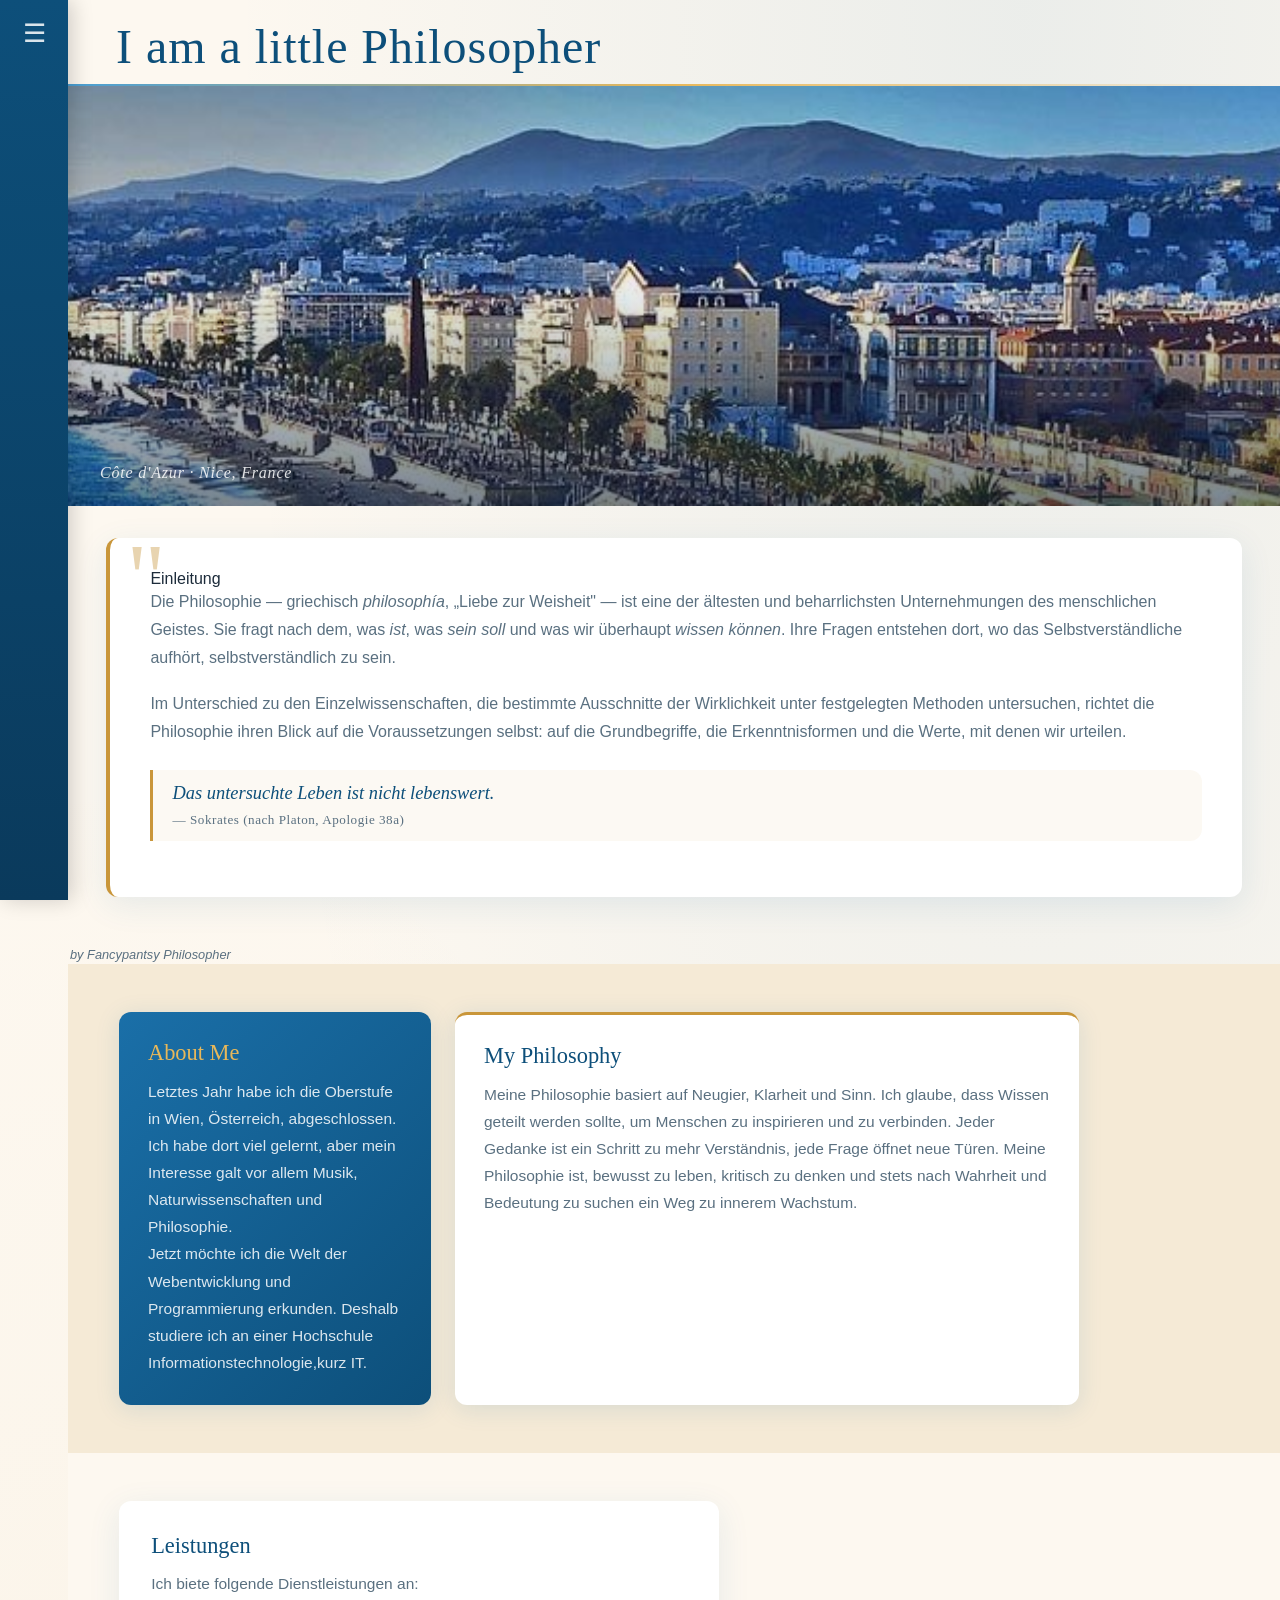
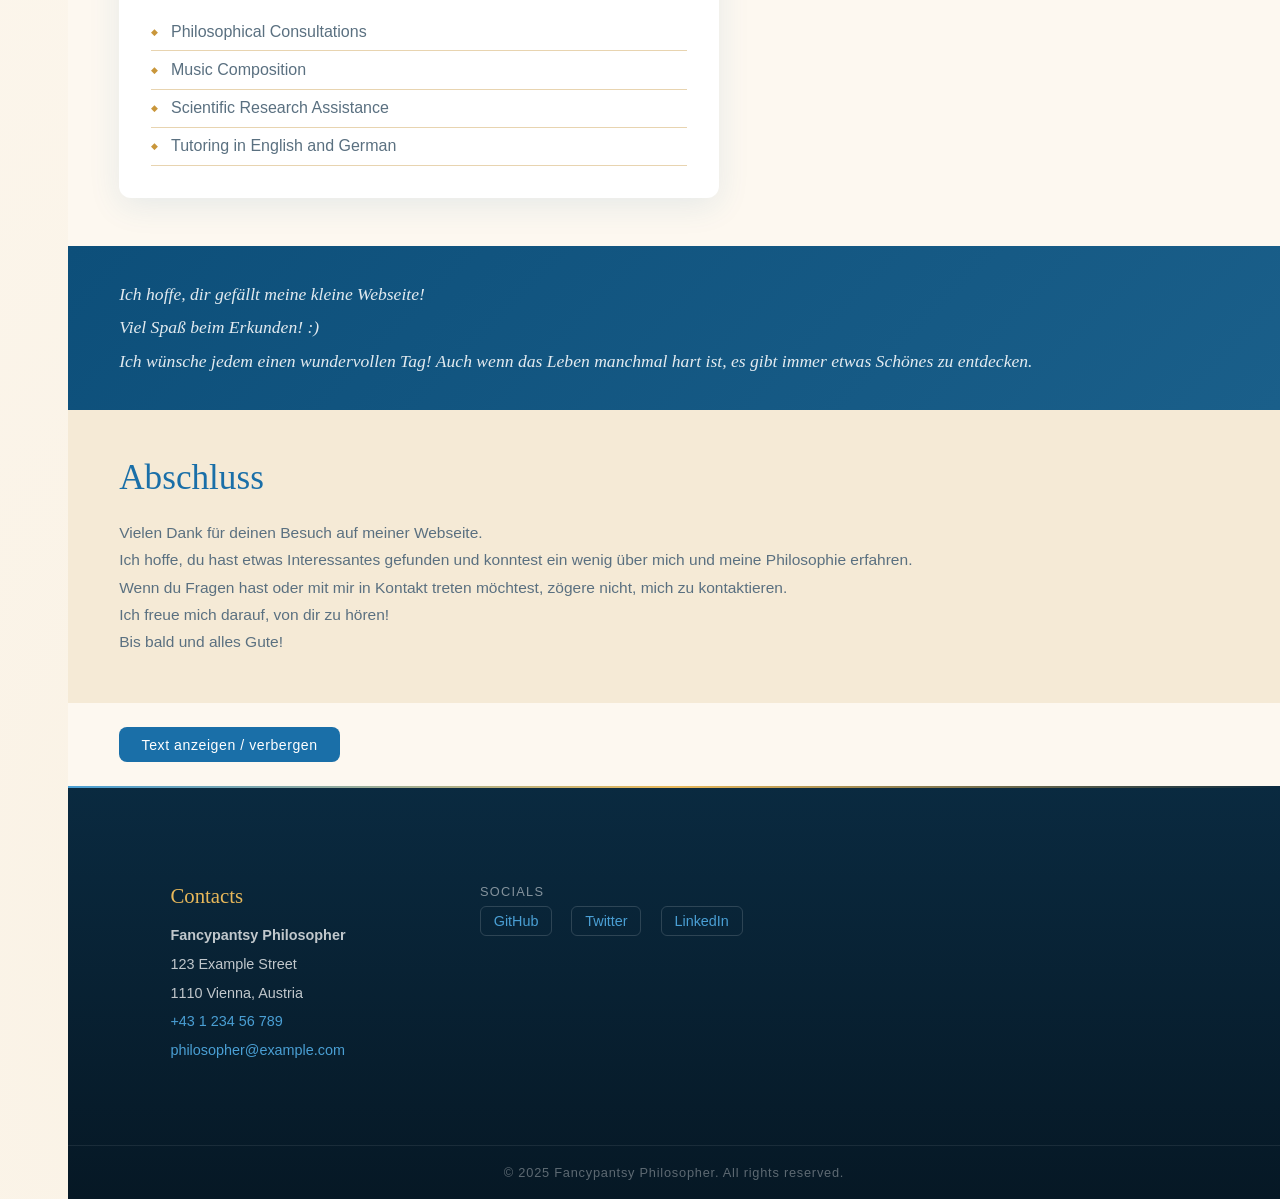
<file: index.html>
<!DOCTYPE html>
<html lang="de">
    
    <head>
        <meta charset="UTF-8">
        <meta name="viewport" content="width=device-width, initial-scale=1.0">
        <link rel="stylesheet" type="text/css" href="stylesheet.css">
        <title>
            My little Canvas · Fancypantsy Philosopher
        </title>
    </head>
    <body>
        <!-- ── Sidebar ─────────────────────────────────────────────── -->
        <div class="sidebar" id="sidebar">
            <div class="toggle-btn" id="toggleBtn">☰</div>
            <div class="nav-links">
            <a href="#home">Startseite</a>
            <a href="#about">Über uns</a>
            <a href="#services">Leistungen</a>
            <a href="philosophie.html">🏛️ Mehr Philosophie</a>
            <a href="vektorrechner.html">🔢 Vektorrechner</a>
            <a href="Astrobilder.html">🔭 Astronomie Bilder</a>
            <a href="#contact">Kontakt</a>
            </div>
        </div>

        <!-- ── Hero ────────────────────────────────────────────────── -->
        <section id="home">
            <h1>I am a little Philosopher</h1>
            <hr>
            <div class="hero-img-wrap">
                <img src="Cotedazur_Panorama.jpg" alt="A beautiful view of the Cote d'Azur" style="width: 100%; height: 100%;">
                <div class="hero-img-overlay"></div>
                <span class="hero-caption">Côte d'Azur · Nice, France</span>
            </div>
                <section id="Einleitung">
                Einleitung</h2>
                <p>
                    Die Philosophie — griechisch <em>philosophía</em>, „Liebe zur Weisheit" — ist eine der ältesten und
                    beharrlichsten Unternehmungen des menschlichen Geistes. Sie fragt nach dem, was <em>ist</em>,
                    was <em>sein soll</em> und was wir überhaupt <em>wissen können</em>. Ihre Fragen entstehen dort,
                    wo das Selbstverständliche aufhört, selbstverständlich zu sein.
                </p>
                <br/>
                <p>
                    Im Unterschied zu den Einzelwissenschaften, die bestimmte Ausschnitte der Wirklichkeit unter
                    festgelegten Methoden untersuchen, richtet die Philosophie ihren Blick auf die Voraussetzungen
                    selbst: auf die Grundbegriffe, die Erkenntnisformen und die Werte, mit denen wir urteilen.
                </p>
                <div class="zitat-block" style="margin-top:1.5rem;">
                    Das untersuchte Leben ist nicht lebenswert.
                    <cite>— Sokrates (nach Platon, Apologie 38a)</cite>
                </div>
                </section>

                <table>
                    <caption class="wide-caption">by Fancypantsy Philosopher</caption>
                </table>
        </section>

        <!-- ── About ───────────────────────────────────────────────── -->
        <section id="about">
             <div class="container">
                <div class="grid-item-sidebar">
                    <h3>About Me</h3>
                    <p> 
                        Letztes Jahr habe ich die Oberstufe in Wien, Österreich, abgeschlossen. <br>
                        Ich habe dort viel gelernt, aber mein Interesse galt vor allem Musik, Naturwissenschaften und Philosophie. <br>
                        Jetzt möchte ich die Welt der Webentwicklung und Programmierung erkunden. Deshalb studiere ich an einer Hochschule Informationstechnologie,kurz IT.
                    </p>
                </div>
                <div class="grid-item-main">
                    <h3>My Philosophy</h3>
                    <p> 
                        Meine Philosophie basiert auf Neugier, Klarheit und Sinn. Ich glaube, dass Wissen geteilt werden sollte,
                        um Menschen zu inspirieren und zu verbinden. Jeder Gedanke ist ein Schritt zu mehr Verständnis, jede Frage öffnet neue Türen. 
                        Meine Philosophie ist, bewusst zu leben, kritisch zu denken und stets nach Wahrheit und Bedeutung zu suchen ein Weg zu innerem Wachstum.
                    </p>
                </div>
            </div>
        </section>
        
        <!-- ── Services ────────────────────────────────────────────── -->
        <section id="services">
            <div class="grid-item-bottom">
                <h3>Leistungen</h3>
                <p style="margin-bottom:.3rem;">Ich biete folgende Dienstleistungen an:</p>
                <ul>
                    <li>Philosophical Consultations</li>
                    <li>Music Composition</li>
                    <li>Scientific Research Assistance</li>
                    <li>Tutoring in English and German</li>
                </ul>
            </div>
        </section>
        
        <!-- ── Comment ─────────────────────────────────────────────── -->
        <div class="comment">
            Ich hoffe, dir gefällt meine kleine Webseite! <br>
            Viel Spaß beim Erkunden! :) <br>
            Ich wünsche jedem einen wundervollen Tag! Auch wenn das Leben manchmal hart ist, es gibt immer etwas Schönes zu entdecken. <br>
        </div>
        
        <!-- ── Abschluss ────────────────────────────────────────────── -->
        <section style="background:var(--sand);">
            <h2>Abschluss</h2>
            <p>
                Vielen Dank für deinen Besuch auf meiner Webseite. <br>
                Ich hoffe, du hast etwas Interessantes gefunden und konntest ein wenig über mich und meine Philosophie erfahren. <br>
                Wenn du Fragen hast oder mit mir in Kontakt treten möchtest, zögere nicht, mich zu kontaktieren. <br>
                Ich freue mich darauf, von dir zu hören! <br>
                Bis bald und alles Gute! <br>
            </p>
        </section>

        <!-- ── Button ──────────────────────────────────────────────── -->
        <div class="secret-section">
            <div id="mehrText">
                Wow, du hast den Button gefunden ^-^<br>
                Gratulation!! :)<br>
                Ich experimentiere hier nur ein wenig mit Web Development, also bitte nichts ernst nehmen&nbsp;✨
            </div>
            <button class="toggle-text-btn" onclick="toggleText()">Text anzeigen / verbergen</button>
        </div>
        
        <!-- ── Footer ──────────────────────────────────────────────── -->
        <footer id="site-footer">
            <hr>
            <div class="footer-inner">
                <section class="contact" aria-labelledby="contact-heading" id ="contact">
                    <h3>Contacts</h3>
                    <address>
                        <strong>Fancypantsy Philosopher</strong><br>
                        123 Example Street<br>
                        1110 Vienna, Austria<br>
                        <a href="tel:+43123456789">+43 1 234 56 789</a><br>
                        <a href="mailto:philosopher@example.com">philosopher@example.com</a>
                    </address>
                </section>

                <!-- Social Media Links -->
                <section class="social" aria-label="Social links" id="social">
                    <h4>Socials</h4>
                    <ul class="social-list">
                        <li><a href="https://github.com/MAU250717" rel="noopener noreferrer">GitHub</a></li>
                        <li><a href="#" rel="noopener noreferrer">Twitter</a></li>
                        <li><a href="#" rel="noopener noreferrer">LinkedIn</a></li>
                    </ul>
                </section>
            </div>

            <small>&copy; 2025 Fancypantsy Philosopher. All rights reserved.</small>
        </footer>
    
    <script src="firstscript.js"></script>
    </body>
</html>
</file>
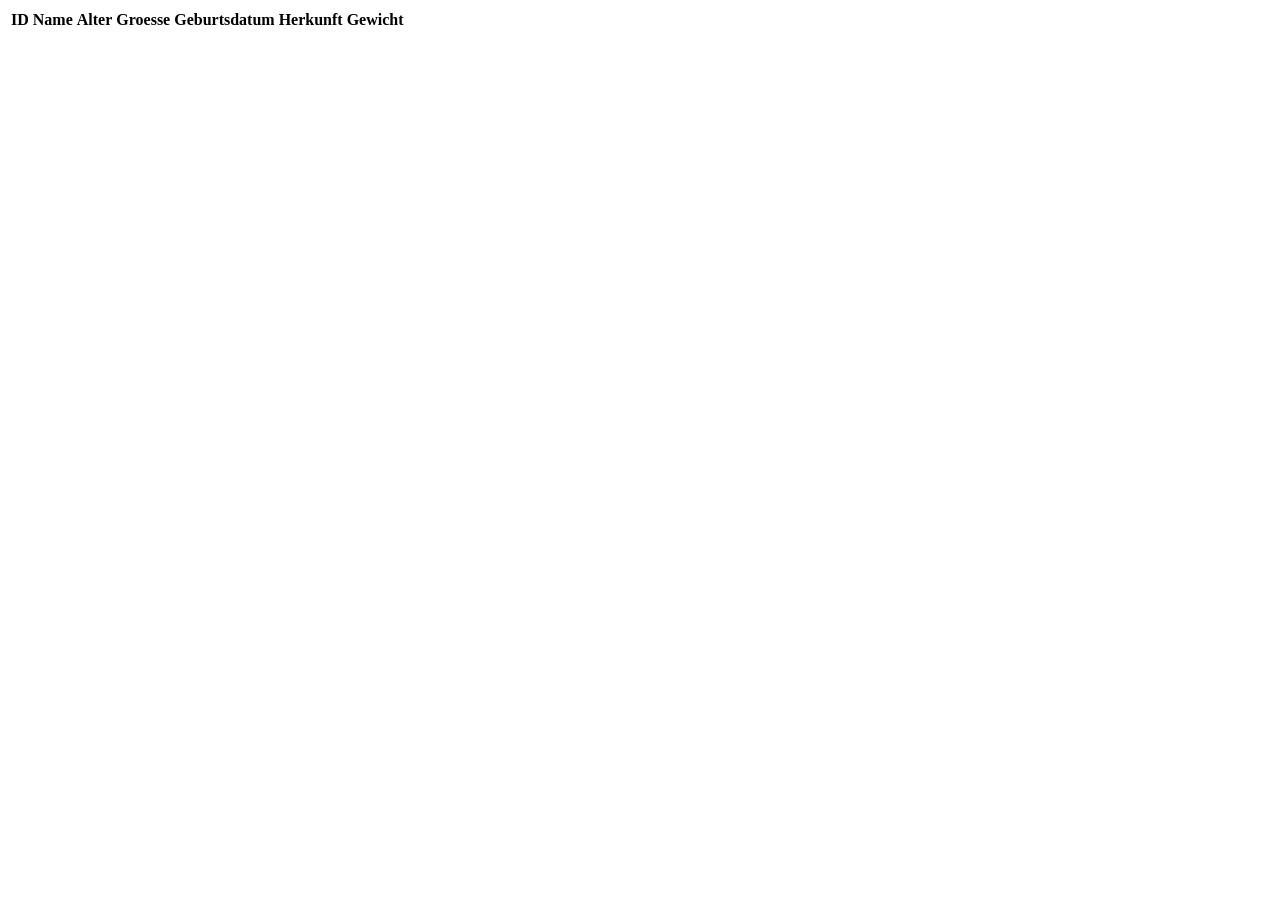
<file: Homework/HÜ_09.04.26/index.html>
<!DOCTYPE html>
<html lang="en">

<head>
    <meta charset="UTF-8">
    <meta name="viewport"
          content="width=device-width, initial-scale=1.0">
    <title>JS Browser</title>
    <script type="module"
            src="script.js"></script>
    <link rel="stylesheet"
          href="style.css">
</head>

<body>
    <table>
        <thead>
            <tr>
                <th id="thid">ID</th>
                <th id="thname">Name</th>
                <th id="thage">Alter</th>
                <th id="thsize">Groesse</th>
                <th id="thbirth">Geburtsdatum</th>
                <th id="thorigin">Herkunft</th>
                <th id="thweight">Gewicht</th>
            </tr>
        </thead>
        <tbody id="tbody"></tbody>
    </table>
</body>

</html>
</file>
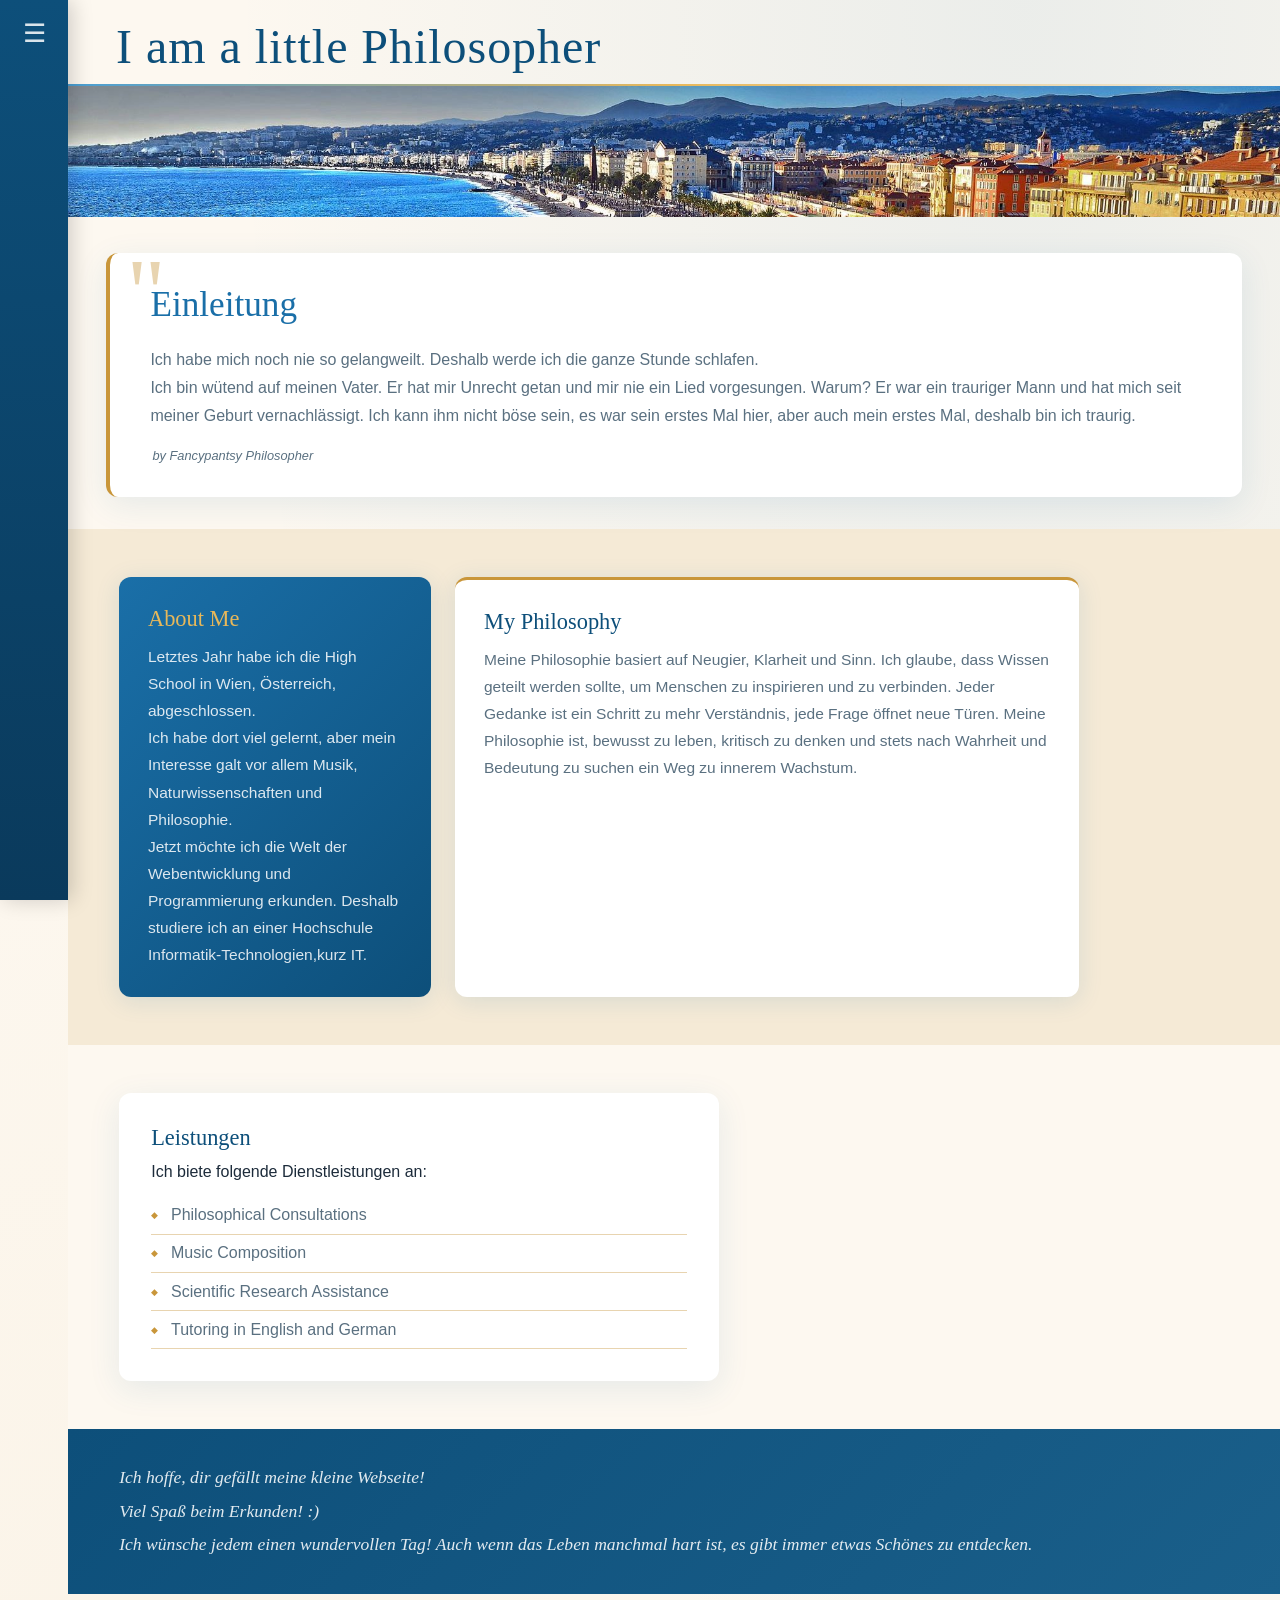
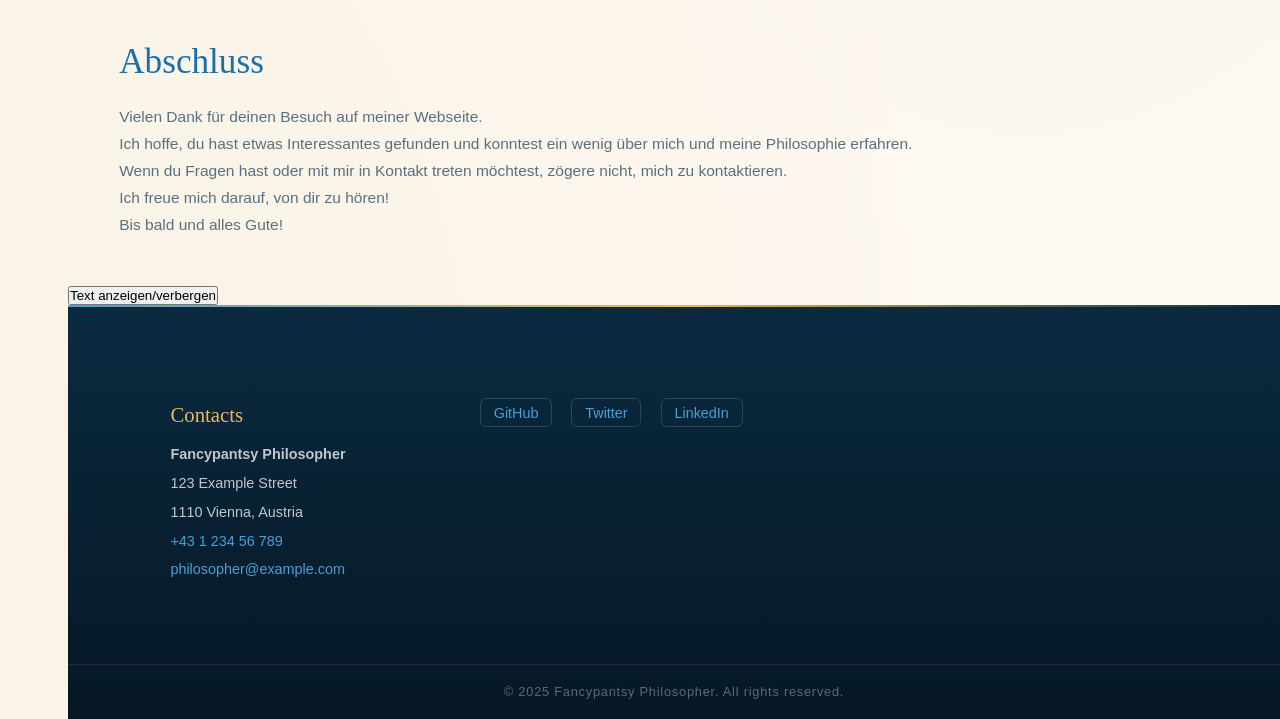
<file: HTML_Code_09.10.2025.html>
<!DOCTYPE html>
<html lang="de">
    
    <head>
          <link rel="stylesheet" type="text/css" href="stylesheet.css">
        <title>
            My little Canvas
        </title>
    </head>
    <body>
        <div class="sidebar" id="sidebar">
        <div class="toggle-btn" id="toggleBtn">☰</div>
        <div class="nav-links">
            <a href="#home">Startseite</a>
            <a href="#about">Über uns</a>
            <a href="#services">Leistungen</a>
            <a href="#contact">Kontakt</a>
        </div>
        </div>

        <section id="home">
        <h1>I am a little Philosopher</h1>
        <hr>
        <img src="Cotedazur_Panorama.jpg" alt="A beautiful view of the Cote d'Azur" style="width: 100%; height: 100%;">
        <section id="Einleitung">
            <h2>Einleitung</h2>
            <p>
               
                Ich habe mich noch nie so gelangweilt. Deshalb werde ich die ganze Stunde schlafen.<br>
                Ich bin wütend auf meinen Vater. 
                Er hat mir Unrecht getan und mir nie ein Lied vorgesungen. Warum? 
                Er war ein trauriger Mann und hat mich seit meiner Geburt vernachlässigt.
                Ich kann ihm nicht böse sein, es war sein erstes Mal hier, 
                aber auch mein erstes Mal, deshalb bin ich traurig.
            </p>
            <table>
                <caption class="wide-caption">by Fancypantsy Philosopher</caption>
            </table>
        </section>
        </section>
        <section id="about">
             <div class="container">
                <div class="grid-item-sidebar">
                    <h3>About Me</h3>
                    <p> Letztes Jahr habe ich die High School in Wien, Österreich, abgeschlossen. <br>
                        Ich habe dort viel gelernt, aber mein Interesse galt vor allem Musik, Naturwissenschaften und Philosophie. <br>
                        Jetzt möchte ich die Welt der Webentwicklung und Programmierung erkunden. Deshalb studiere ich an einer Hochschule Informatik-Technologien,kurz IT.
                    </p>
                </div>
                <div class="grid-item-main">
                    <h3>My Philosophy</h3>
                    <p> Meine Philosophie basiert auf Neugier, Klarheit und Sinn. Ich glaube, dass Wissen geteilt werden sollte,
                        um Menschen zu inspirieren und zu verbinden. Jeder Gedanke ist ein Schritt zu mehr Verständnis, jede Frage öffnet neue Türen. 
                        Meine Philosophie ist, bewusst zu leben, kritisch zu denken und stets nach Wahrheit und Bedeutung zu suchen ein Weg zu innerem Wachstum.
                    </p>
                </div>
            </div>
        </section>
        
        <section id="services">
            <div class="grid-item-bottom">
                <h3>Leistungen</h3>
                Ich biete folgende Dienstleistungen an:
                <ul>
                    <li>Philosophical Consultations</li>
                    <li>Music Composition</li>
                    <li>Scientific Research Assistance</li>
                    <li>Tutoring in English and German</li>
                </ul>
            </div>
        </section>
        
        <div class="comment">
        Ich hoffe, dir gefällt meine kleine Webseite! <br>
        Viel Spaß beim Erkunden! :) <br>
        Ich wünsche jedem einen wundervollen Tag! Auch wenn das Leben manchmal hart ist, es gibt immer etwas Schönes zu entdecken. <br>
        </div>
        
        <section>
            <h2>Abschluss</h2>
            <p>
                Vielen Dank für deinen Besuch auf meiner Webseite. <br>
                Ich hoffe, du hast etwas Interessantes gefunden und konntest ein wenig über mich und meine Philosophie erfahren. <br>
                Wenn du Fragen hast oder mit mir in Kontakt treten möchtest, zögere nicht, mich zu kontaktieren. <br>
                Ich freue mich darauf, von dir zu hören! <br>
                Bis bald und alles Gute! <br>
            </p>
        </section>

        <script src="firstscript.js"></script>
        <p>
            <div id="mehrText" class="hidden"> Wow, du hast den Button gefunden ^-^ <br>
                Gratulation!! :) <br>
             Ich experimentiere hier nur einwenig mit Webside Development, also bitte nichts ernst nehmen </div>
            <button onclick="toggleText()">Text anzeigen/verbergen</button>


        

        <footer id="site-footer">
            <hr>
            <div class="footer-inner">
                <section class="contact" aria-labelledby="contact" id ="contact">
                    <h3>Contacts</h3>
                    <address>
                        <strong>Fancypantsy Philosopher</strong><br>
                        123 Example Street<br>
                        1110 Vienna, Austria<br>
                        <a href="tel:+43123456789">+43 1 234 56 789</a><br>
                        <a href="mailto:philosopher@example.com">philosopher@example.com</a>
                    </address>
                </section>

                <section class="social" aria-label="Social links" id="social">
                    <h4 class="visually-hidden">Social</h4>
                    <ul class="social-list">
                        <li><a href="https://github.com/MAU250717" rel="noopener noreferrer">GitHub</a></li>
                        <li><a href="#" rel="noopener noreferrer">Twitter</a></li>
                        <li><a href="#" rel="noopener noreferrer">LinkedIn</a></li>
                    </ul>
                </section>
            </div>

            <small>&copy; 2025 Fancypantsy Philosopher. All rights reserved.</small>
        </footer>
    </body>
</html>
</file>
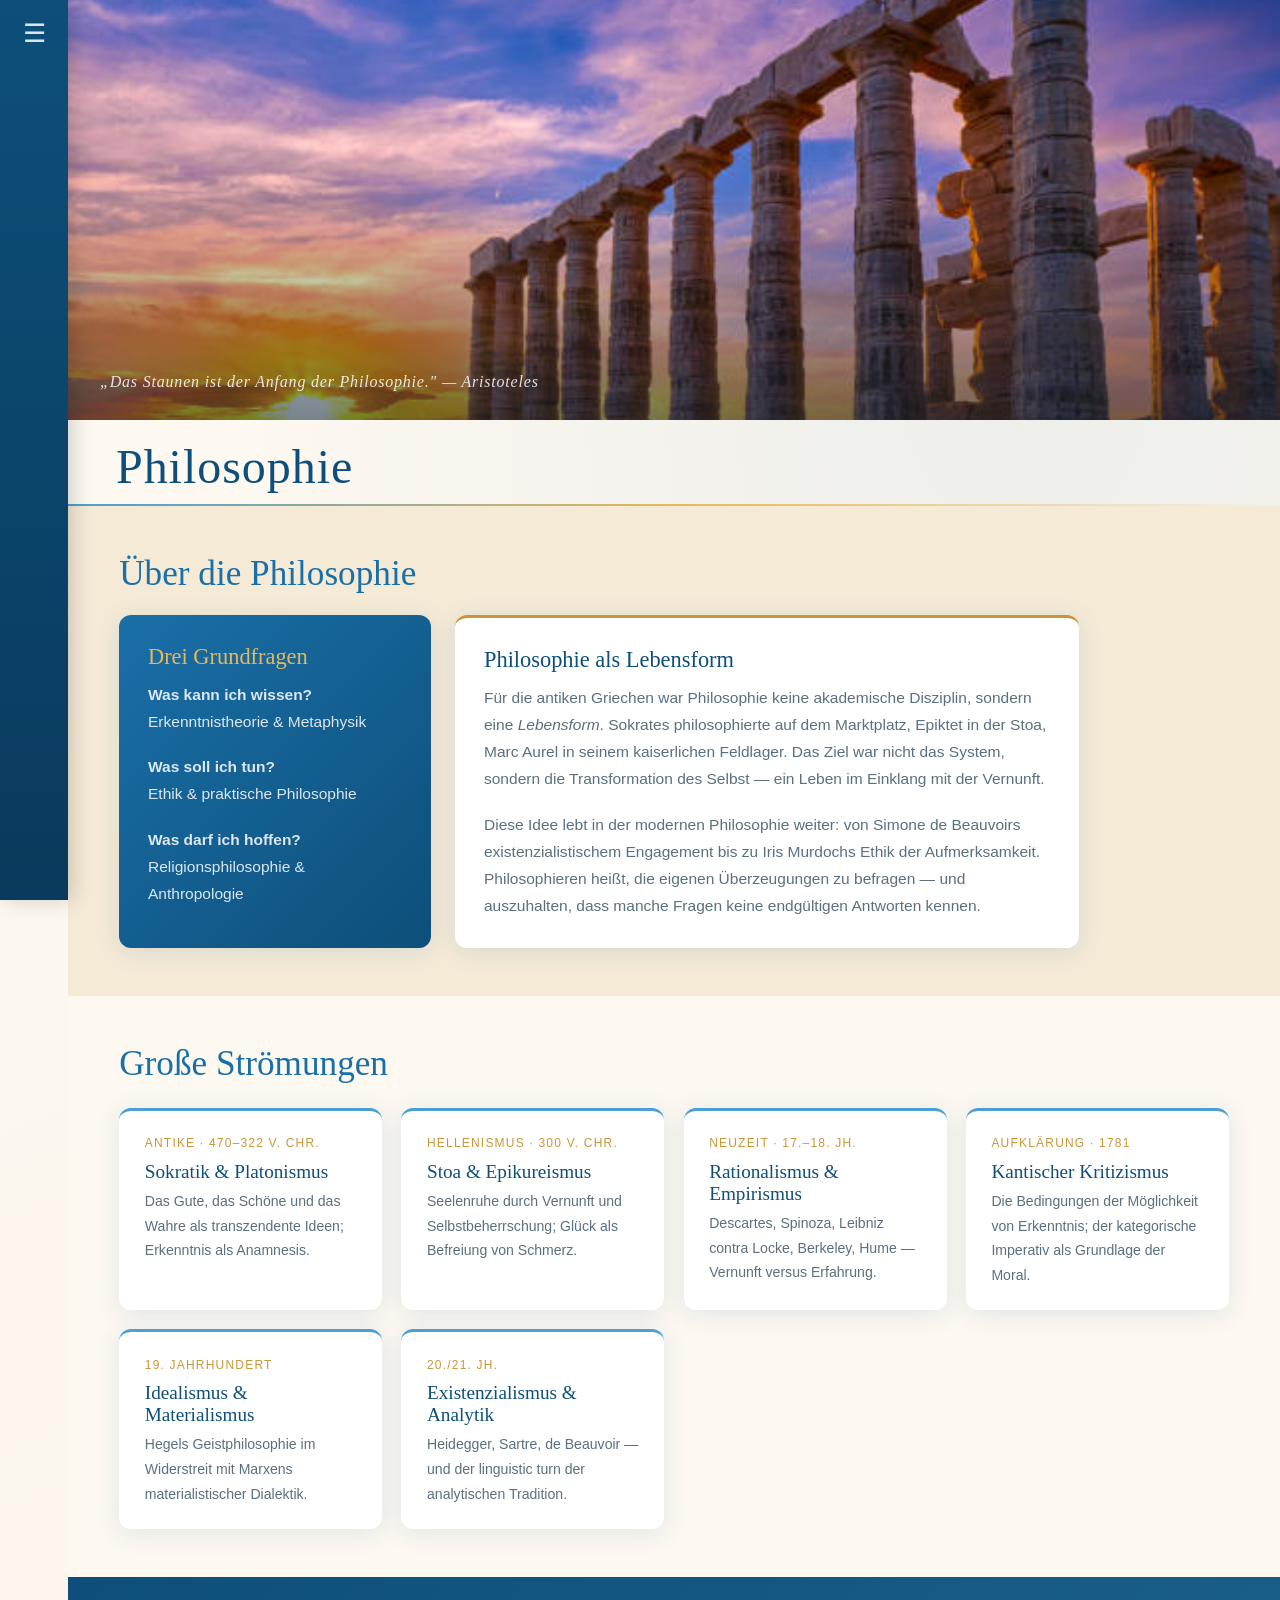
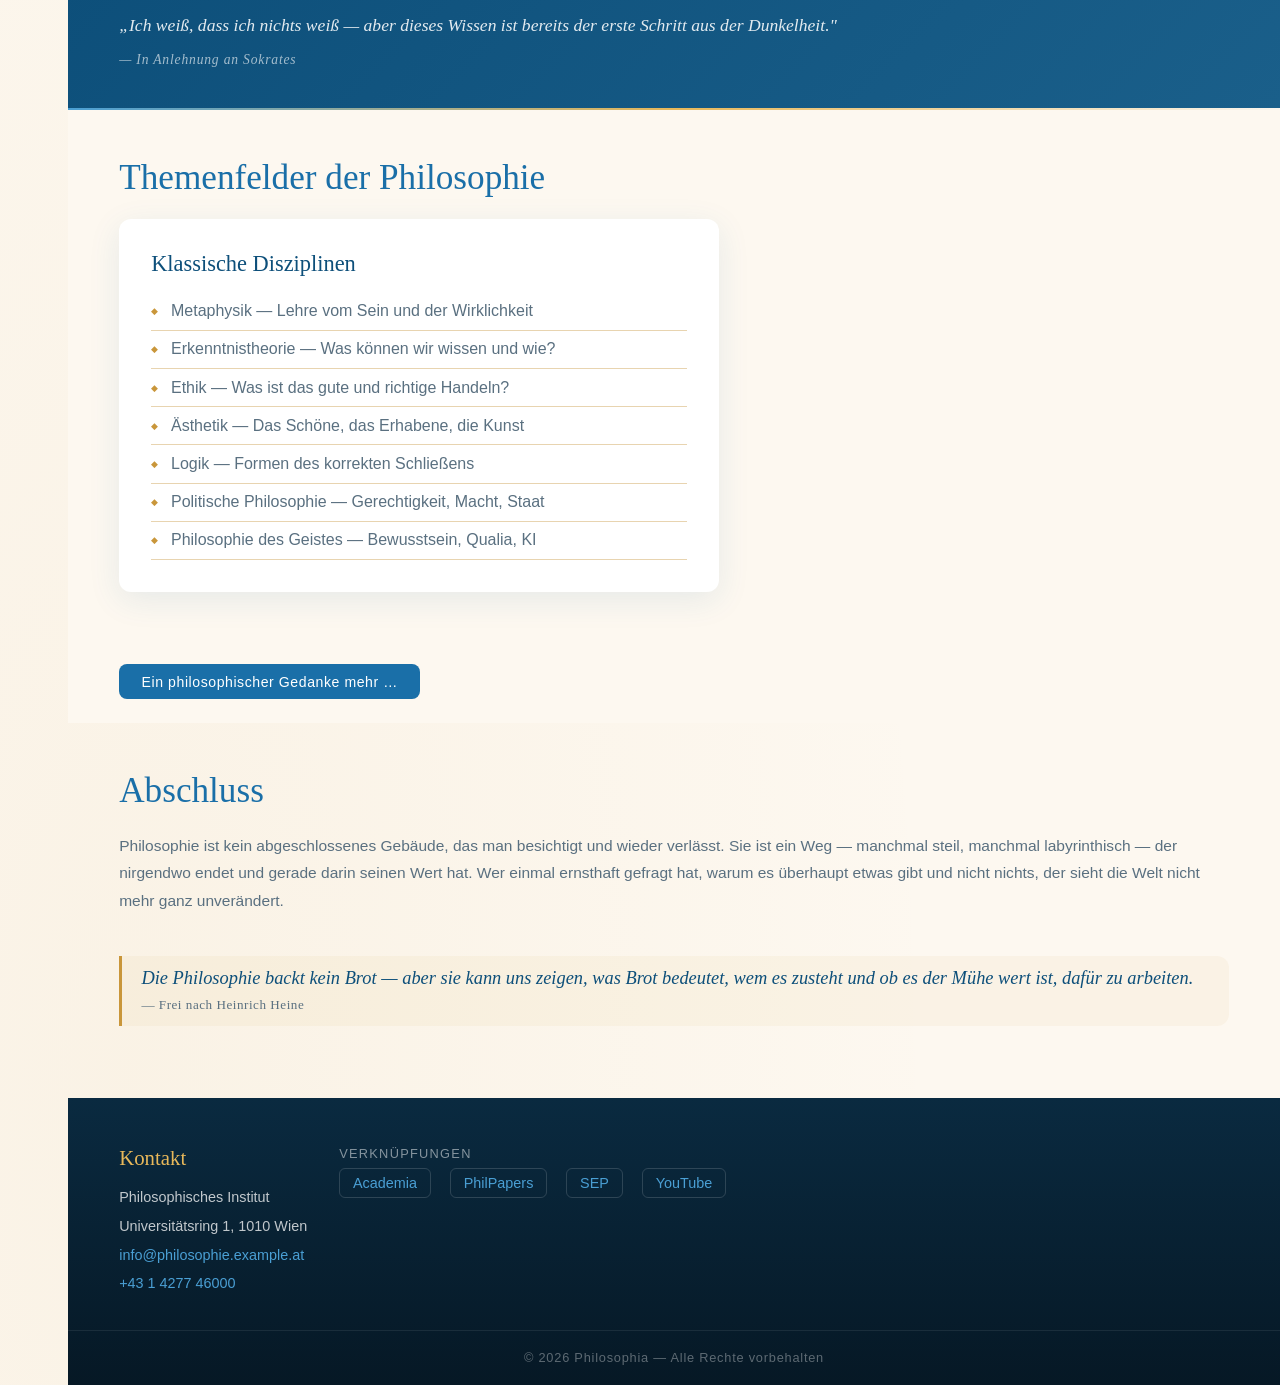
<file: philosophie.html>
<!DOCTYPE html>
<html lang="de">
<head>
  <meta charset="UTF-8" />
  <meta name="viewport" content="width=device-width, initial-scale=1.0" />
  <title>Philosophie — Das Staunen als Anfang</title>
  <link rel="stylesheet" href="stylesheet.css" />
</head>

<body>
<!-- ══════════════════════ SIDEBAR ══════════════════════ -->
<nav class="sidebar" id="sidebar" aria-label="Hauptnavigation">
  <div class="toggle-btn" id="toggleBtn" onclick="toggleSidebar()" aria-label="Menü öffnen">☰</div>
  <div class="nav-links">
    <a href="index.html">Startseite</a>
    <a href="#home" class="active">Home</a>
    <a href="#Einleitung">Einleitung</a>
    <a href="#about">     Über die Philosophie</a>
    <a href="vektorrechner.html">🔢 Vektorrechner</a>
    <a href="Astrobilder.html">🔭 Astronomie Bilder</a>
    <a href="#abschluss"> ✦ Abschluss</a>
  </div>
</nav>

<!-- ══════════════════════ HERO ══════════════════════ -->
<section id="home">
  <div class="hero-img-wrap">
    <img src="philosophie_Foto.jpg" alt="Ein antiker griechischer Tempel bei Sonnenuntergang" style="width:100%; height:100%; object-fit:cover;">
    <div class="hero-img-overlay">
    </div>
    <p class="hero-caption">„Das Staunen ist der Anfang der Philosophie." — Aristoteles</p>
  </div>
  <h1>Philosophie</h1>
  <hr/>
</section>

<!-- ══════════════════════ ÜBER DIE PHILOSOPHIE ══════════════════════ -->
<section id="about">
  <h2>Über die Philosophie</h2>
  <div class="container">
    <div class="grid-item-sidebar">
      <h3>Drei Grundfragen</h3>
      <p><strong>Was kann ich wissen?</strong><br/>Erkenntnistheorie &amp; Metaphysik</p>
      <br/>
      <p><strong>Was soll ich tun?</strong><br/>Ethik &amp; praktische Philosophie</p>
      <br/>
      <p><strong>Was darf ich hoffen?</strong><br/>Religionsphilosophie &amp; Anthropologie</p>
    </div>
    <div class="grid-item-main">
      <h3>Philosophie als Lebensform</h3>
      <p>
        Für die antiken Griechen war Philosophie keine akademische Disziplin, sondern eine
        <em>Lebensform</em>. Sokrates philosophierte auf dem Marktplatz, Epiktet in der Stoa,
        Marc Aurel in seinem kaiserlichen Feldlager. Das Ziel war nicht das System, sondern
        die Transformation des Selbst — ein Leben im Einklang mit der Vernunft.
      </p>
      <br/>
      <p>
        Diese Idee lebt in der modernen Philosophie weiter: von Simone de Beauvoirs
        existenzialistischem Engagement bis zu Iris Murdochs Ethik der Aufmerksamkeit.
        Philosophieren heißt, die eigenen Überzeugungen zu befragen — und auszuhalten,
        dass manche Fragen keine endgültigen Antworten kennen.
      </p>
    </div>
  </div>
</section>

<!-- ══════════════════════ STRÖMUNGEN ══════════════════════ -->
<section id="stroemungen" style="background: var(--cream);">
  <h2>Große Strömungen</h2>
  <div class="denker-grid">
    <div class="denker-card">
      <p class="era">Antike · 470–322 v. Chr.</p>
      <h3>Sokratik &amp; Platonismus</h3>
      <p>Das Gute, das Schöne und das Wahre als transzendente Ideen; Erkenntnis als Anamnesis.</p>
    </div>
    <div class="denker-card">
      <p class="era">Hellenismus · 300 v. Chr.</p>
      <h3>Stoa &amp; Epikureismus</h3>
      <p>Seelenruhe durch Vernunft und Selbstbeherrschung; Glück als Befreiung von Schmerz.</p>
    </div>
    <div class="denker-card">
      <p class="era">Neuzeit · 17.–18. Jh.</p>
      <h3>Rationalismus &amp; Empirismus</h3>
      <p>Descartes, Spinoza, Leibniz contra Locke, Berkeley, Hume — Vernunft versus Erfahrung.</p>
    </div>
    <div class="denker-card">
      <p class="era">Aufklärung · 1781</p>
      <h3>Kantischer Kritizismus</h3>
      <p>Die Bedingungen der Möglichkeit von Erkenntnis; der kategorische Imperativ als Grundlage der Moral.</p>
    </div>
    <div class="denker-card">
      <p class="era">19. Jahrhundert</p>
      <h3>Idealismus &amp; Materialismus</h3>
      <p>Hegels Geistphilosophie im Widerstreit mit Marxens materialistischer Dialektik.</p>
    </div>
    <div class="denker-card">
      <p class="era">20./21. Jh.</p>
      <h3>Existenzialismus &amp; Analytik</h3>
      <p>Heidegger, Sartre, de Beauvoir — und der linguistic turn der analytischen Tradition.</p>
    </div>
  </div>
</section>

<!-- ══════════════════════ COMMENT / ZITAT ══════════════════════ -->
<div class="comment">
  „Ich weiß, dass ich nichts weiß — aber dieses Wissen ist bereits der erste Schritt aus der Dunkelheit."<br/>
  <span style="font-size:.85rem; opacity:.7; letter-spacing:.06em;">— In Anlehnung an Sokrates</span>
</div>
<hr/>

<!-- ══════════════════════ THEMENFELDER ══════════════════════ -->
<section id="services">
  <h2>Themenfelder der Philosophie</h2>
  <div class="grid-item-bottom">
    <h3>Klassische Disziplinen</h3>
    <ul>
      <li>Metaphysik — Lehre vom Sein und der Wirklichkeit</li>
      <li>Erkenntnistheorie — Was können wir wissen und wie?</li>
      <li>Ethik — Was ist das gute und richtige Handeln?</li>
      <li>Ästhetik — Das Schöne, das Erhabene, die Kunst</li>
      <li>Logik — Formen des korrekten Schließens</li>
      <li>Politische Philosophie — Gerechtigkeit, Macht, Staat</li>
      <li>Philosophie des Geistes — Bewusstsein, Qualia, KI</li>
    </ul>
  </div>
</section>

<!-- ══════════════════════ MEHR-TEXT TOGGLE ══════════════════════ -->
<div class="secret-section">
  <button class="toggle-text-btn" onclick="toggleMehr()">Ein philosophischer Gedanke mehr …</button>
  <div id="mehrText">
    Wittgenstein schrieb am Ende des Tractatus: „Worüber man nicht sprechen kann, darüber muss man
    schweigen." Doch die Philosophie lebt genau von jenem Impuls, das Schweigen zu durchbrechen —
    behutsam, mit Begriffen wie Sonden ins Unbekannte.
  </div>
</div>

<!-- ══════════════════════ ABSCHLUSS ══════════════════════ -->
<section class="abschluss-section" id="abschluss">
  <h2>Abschluss</h2>
  <p>
    Philosophie ist kein abgeschlossenes Gebäude, das man besichtigt und wieder verlässt.
    Sie ist ein Weg — manchmal steil, manchmal labyrinthisch — der nirgendwo endet und
    gerade darin seinen Wert hat. Wer einmal ernsthaft gefragt hat, warum es überhaupt
    etwas gibt und nicht nichts, der sieht die Welt nicht mehr ganz unverändert.
  </p>
  <br/>
  <div class="zitat-block">
    Die Philosophie backt kein Brot — aber sie kann uns zeigen, was Brot bedeutet,
    wem es zusteht und ob es der Mühe wert ist, dafür zu arbeiten.
    <cite>— Frei nach Heinrich Heine</cite>
  </div>
</section>

<!-- ══════════════════════ FOOTER ══════════════════════ -->
<footer id="site-footer">
  <div class="footer-inner">
    <div class="contact">
      <h3>Kontakt</h3>
      <address>
        Philosophisches Institut<br/>
        Universitätsring 1, 1010 Wien<br/>
        <a href="mailto:info@philosophie.example.at">info@philosophie.example.at</a><br/>
        <a href="tel:+431427746000">+43 1 4277 46000</a>
      </address>
    </div>
    <div class="social">
      <h4>Verknüpfungen</h4>
      <ul class="social-list">
        <li><a href="#">Academia</a></li>
        <li><a href="#">PhilPapers</a></li>
        <li><a href="#">SEP</a></li>
        <li><a href="#">YouTube</a></li>
      </ul>
    </div>
  </div>
  <small>© 2026 Philosophia — Alle Rechte vorbehalten</small>
</footer>

<!-- ══════════════════════ JS ══════════════════════ -->
<script>
  function toggleSidebar() {
    document.getElementById('sidebar').classList.toggle('open');
  }

  function toggleMehr() {
    const el  = document.getElementById('mehrText');
    const btn = document.querySelector('.toggle-text-btn');
    const vis = el.style.display === 'block';
    el.style.display  = vis ? 'none' : 'block';
    btn.textContent   = vis ? 'Ein philosophischer Gedanke mehr …' : 'Weniger anzeigen';
  }

  // Aktiven Nav-Link beim Scrollen hervorheben
  const sections = document.querySelectorAll('section[id], .abschluss-section[id]');
  const links    = document.querySelectorAll('.nav-links a');
  window.addEventListener('scroll', () => {
    let current = '';
    sections.forEach(s => { if (window.scrollY >= s.offsetTop - 120) current = s.id; });
    links.forEach(a => {
      a.classList.remove('active');
      if (a.getAttribute('href') === '#' + current) a.classList.add('active');
    });
  });
</script>
</body>
</html>
</file>
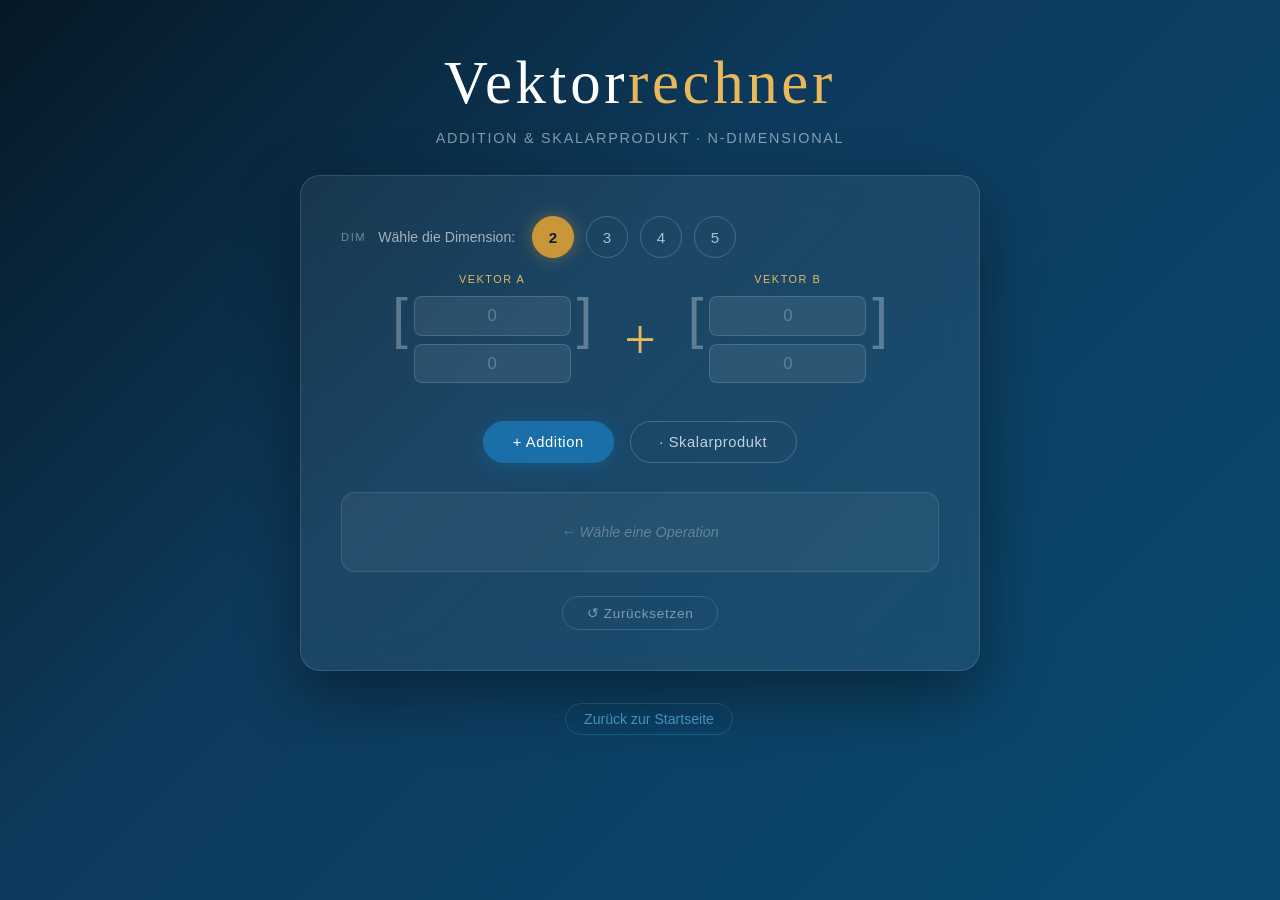
<file: vektorrechner.html>
<!DOCTYPE html>
<html lang="de">
<head>
    <meta charset="UTF-8">
    <meta name="viewport" content="width=device-width, initial-scale=1.0">
    <title>My little Canvas; Vektorrechner</title>
    <link rel="stylesheet" type="text/css" href="stylesheet.css">
</head>
<body class="vektorrechner-page">

<header class="vk-header">
    <h1>Vektor<span>rechner</span></h1>
    <p>Addition &amp; Skalarprodukt · n-dimensional</p>
</header>

<div class="calc-wrapper">

    <!-- Dimension selector -->
    <div class="dim-row">
        <label>DIM</label>
        <span>Wähle die Dimension:</span>
        <button class="dim-btn active" data-dim="2">2</button>
        <button class="dim-btn" data-dim="3">3</button>
        <button class="dim-btn" data-dim="4">4</button>
        <button class="dim-btn" data-dim="5">5</button>
    </div>

    <!-- Vector inputs -->
    <div class="vectors-row">
        <div class="vector-panel" data-label="VEKTOR A">
            <div class="vector-bracket">
                [
                <div class="vector-inputs" id="inputsA"></div>
                ]
            </div>
        </div>

        <div class="op-symbol" id="opSymbol">+</div>

        <div class="vector-panel" data-label="VEKTOR B">
            <div class="vector-bracket">
                [
                <div class="vector-inputs" id="inputsB"></div>
                ]
            </div>
        </div>
    </div>

    <!-- Operation buttons -->
    <div class="ops-row">
        <button class="op-btn primary" onclick="calculate('add')">+ Addition</button>
        <button class="op-btn" onclick="calculate('dot')">· Skalarprodukt</button>
    </div>

    <!-- Result -->
    <div class="result-panel" id="resultPanel">
        <span class="result-empty">← Wähle eine Operation</span>
    </div>

    <button class="reset-btn" onclick="reset()">↺ Zurücksetzen</button>

</div>

<div class="nav-hint">
    ← <a href="index.html">Zurück zur Startseite</a>
</div>

<script>
    class Vektor {
        constructor(arg) {
            if (Array.isArray(arg)) {
                // Vektor(int[] v)
                this.setVektor(arg);
            } else if (typeof arg === 'number') {
                // Vektor(int dim)
                this.dim = arg;
                this.v = new Array(arg).fill(0);
            }
        }

        setVektor(v) {
            if (v != null) {
                this.dim = v.length;
                this.v = [...v];
            } else {
                console.error("Fehler: Vektor darf nicht NULL sein");
            }
        }

        getVektor() {
            return this.v;
        }

        add(other) {
            if (!other)
                return { error: "Der andere Vektor ist NULL!" };
            if (this.dim !== other.dim) 
                return { error: "Dimensionen stimmen nicht überein!" };
            const erg = new Vektor(this.dim);
            for (let i = 0; i < this.dim; i++) {
                erg.v[i] = this.v[i] + other.v[i];
            }
            return erg;
        }

        dot(other) {
            if (!other)
                return { error: "Der andere Vektor ist NULL!" };
            if (this.dim !== other.dim)
                return { error: "Dimensionen stimmen nicht überein!" };
            let sum = 0;
            for (let i = 0; i < this.dim; i++)
                sum += this.v[i] * other.v[i];
            return sum;
        }
    }

    // ─── UI Logik ─────────────────────────────────────────────────────────────────
    let currentDim = 2;

    function buildInputs(dim) {
        ['A', 'B'].forEach(label => {
            const container = document.getElementById(`inputs${label}`);
            container.innerHTML = '';
            for (let i = 0; i < dim; i++) {
                const inp = document.createElement('input');
                inp.type = 'number';
                inp.className = 'vector-input';
                inp.placeholder = '0';
                inp.id = `v${label}_${i}`;
                inp.setAttribute('aria-label', `Vektor ${label}, Komponente ${i + 1}`);
                container.appendChild(inp);
            }
        });
    }

    function getVector(label) {
        const vals = [];
        for (let i = 0; i < currentDim; i++) {
            const el = document.getElementById(`v${label}_${i}`);
            vals.push(Number(el.value) || 0);
        }
        return new Vektor(vals);
    }

    function setActiveOp(op) {
        document.querySelectorAll('.op-btn').forEach(btn => btn.classList.remove('primary'));
        document.querySelector(`.op-btn[onclick="calculate('${op}')"]`).classList.add('primary');
    }

    function calculate(op) {
        const a = getVector('A');
        const b = getVector('B');
        const panel = document.getElementById('resultPanel');
        const sym = document.getElementById('opSymbol');

        if (op === 'add') {
            setActiveOp('add'); // Aktiviere Additionstaste
            sym.textContent = '+';
            const result = a.add(b);
            if (result.error) {
                panel.innerHTML = `<span class="result-error">⚠ ${result.error}</span>`;
            } 
            else {
                const vals = result.getVektor().map(n =>
                    `<span class="result-val">${n}</span>`
                ).join('');
                panel.innerHTML = `
                    <span class="result-label">= Vektor</span>
                    <div class="result-values">${vals}</div>`;
            }
        } else if (op === 'dot') {
            setActiveOp('dot'); // Aktiviere Skalarprodukttaste
            sym.textContent = '·';
            const result = a.dot(b);
            if (result && result.error) {
                panel.innerHTML = `<span class="result-error">⚠ ${result.error}</span>`;
            } else {
                panel.innerHTML = `
                    <span class="result-label">= Skalar</span>
                    <span class="result-scalar">${result}</span>`;
            }
        }
    }

    function reset() {
        ['A', 'B'].forEach(label => {
            for (let i = 0; i < currentDim; i++) {
                const el = document.getElementById(`v${label}_${i}`);
                if (el) el.value = '';
            }
        });
        document.getElementById('resultPanel').innerHTML =
            '<span class="result-empty">← Wähle eine Operation</span>';
        document.getElementById('opSymbol').textContent = '+';
        setActiveOp('add');
    }

    // Dimension buttons
    document.querySelectorAll('.dim-btn').forEach(btn => {
        btn.addEventListener('click', () => {
            document.querySelectorAll('.dim-btn').forEach(b => b.classList.remove('active'));
            btn.classList.add('active');
            currentDim = parseInt(btn.dataset.dim);
            buildInputs(currentDim);
            reset();
        });
    });

    // Init
    document.addEventListener('keydown', e => {
        if (e.key === 'Enter') calculate('add');
    });
    buildInputs(currentDim);
    </script>

</body>
</html>
</file>
<file: stylesheet.css>
/* stylesheet.css */

:root {
  --azure:        #1a6fa8;
  --azure-dark:   #0d4f7a;
  --azure-light:  #4a9fd4;
  --gold:         #c9963a;
  --gold-light:   #e8b85a;
  --sand:         #f5ead6;
  --sand-dark:    #e8d4b0;
  --cream:        #fdf8f0;
  --text:         #1c2b3a;
  --text-light:   #5a7080;
  --white:        #ffffff;

  --sidebar-w:    68px;
  --sidebar-open: 210px;
  --radius:       12px;
  --shadow:       0 4px 24px rgba(26,111,168,.13);
  --shadow-card:  0 8px 32px rgba(26,111,168,.10);

  --font-display: 'Cormorant Garamond', Georgia, serif;
  --font-body:    'DM Sans', 'Segoe UI', sans-serif;
}

*, *::before, *::after { box-sizing: border-box; margin: 0; padding: 0; }

html { scroll-behavior: smooth; }

/* Loose Test */
body {
  background-color: var(--cream);
  background-image:
    radial-gradient(ellipse at 80% 0%, rgba(26,111,168,.08) 0%, transparent 55%),
    radial-gradient(ellipse at 10% 90%, rgba(201,150,58,.06) 0%, transparent 50%);
  font-family: var(--font-body);
  font-size: 16px;
  color: var(--text);
  margin-left: var(--sidebar-w);
  transition: margin-left .3s ease;
  min-height: 100vh;
}

/* Media query for screens smaller than 900px */
@media screen and (max-width: 900px) {
  body {
    font-size: large;
  }
}


h1 {
  font-family: var(--font-display);
  font-weight: 300;
  font-size: clamp(2rem, 5vw, 3.5rem);
  color: var(--azure-dark);
  letter-spacing: .02em;
  line-height: 1.15;
  padding: .4em 0 .2em 1em;

  @media(width >900px) {
    font-size: 3em;
  }
}

h2 {
  font-family: var(--font-display);
  font-weight: 400;
  font-size: clamp(1.5rem, 3vw, 2.2rem);
  color: var(--azure);
  margin-bottom: .6em;
}

h3 {
  font-family: var(--font-display);
  font-weight: 400;
  font-size: 1.4rem;
  color: var(--azure-dark);
  margin-bottom: .5em;
  text-align: left;
}

h4 { font-size: 1rem; color: var(--text-light); font-weight: 500; }

p { line-height: 1.75; color: var(--text-light); font-size: .97rem; }

a { color: var(--azure); text-decoration: none; transition: color .2s; }
a:hover { color: var(--gold); }

hr {
  border: none;
  height: 2px;
  background: linear-gradient(90deg, var(--azure-light), var(--gold-light), transparent);
  margin: 0;
}

/* ─── Sidebar ───────────────────────────────────────────────── */
.sidebar {
  position: fixed;
  top: 0; left: 0;
  height: 100%;
  width: var(--sidebar-w);
  background: linear-gradient(180deg, var(--azure-dark) 0%, #0a3a5c 100%);
  overflow-x: hidden;
  transition: width .35s cubic-bezier(.4,0,.2,1);
  z-index: 1000;
  box-shadow: 4px 0 20px rgba(0,0,0,.18);
}

.sidebar:hover,
.sidebar.open {
  width: var(--sidebar-open);
}

.sidebar:hover .nav-links a,
.sidebar.open .nav-links a {
  opacity: 1;
  transform: translateX(0);
}

.toggle-btn {
  font-size: 26px;
  color: rgba(255,255,255,.85);
  text-align: center;
  padding: 18px 0;
  cursor: pointer;
  transition: color .2s;
  user-select: none;
}
.toggle-btn:hover { color: var(--gold-light); }

.nav-links {
  display: flex;
  flex-direction: column;
  margin-top: 20px;
}

.nav-links a {
  display: flex;
  align-items: center;
  gap: 10px;
  color: rgba(255,255,255,.8);
  padding: 14px 18px;
  text-decoration: none;
  white-space: nowrap;
  opacity: 0;
  transform: translateX(-8px);
  transition: opacity .3s ease, transform .3s ease, background .2s;
  font-size: .9rem;
  letter-spacing: .03em;
}

.nav-links a:hover,
.nav-links a.active {
  background: rgba(255,255,255,.1);
  color: var(--gold-light);
  border-right: 3px solid var(--gold-light);
}

.sidebar:hover ~ * .content,
.sidebar.open ~ * .content { margin-left: var(--sidebar-open); }

/* ─── Hero / Image ──────────────────────────────────────────── */
#home { padding: 0; }

.hero-img-wrap {
  position: relative;
  width: 100%;
  height: clamp(200px, 40vw, 420px);
  overflow: hidden;
}

.hero-img-wrap img {
  width: 100%; height: 100%;
  object-fit: cover;
  object-position: center 40%;
  display: block;
}

.hero-img-overlay {
  position: absolute;
  inset: 0;
  background: linear-gradient(
    to bottom,
    transparent 40%,
    rgba(10,30,50,.55) 100%
  );
}

.hero-caption {
  position: absolute;
  bottom: 1.5em; left: 2em;
  color: rgba(255,255,255,.85);
  font-family: var(--font-display);
  font-size: 1rem;
  font-style: italic;
  letter-spacing: .05em;
}

/* ─── Sections ──────────────────────────────────────────────── */
section {
  padding: clamp(1.5rem, 4vw, 3rem) clamp(1rem, 4vw, 3.5rem);
}

/* ─── Intro Card ────────────────────────────────────────────── */
#Einleitung {
  background: var(--white);
  border-radius: var(--radius);
  box-shadow: var(--shadow-card);
  margin: 2rem clamp(.5rem,3vw,2.5rem);
  padding: 2rem 2.5rem;
  border-left: 4px solid var(--gold);
  position: relative;
}

#Einleitung::before {
  content: '"';
  font-family: var(--font-display);
  font-size: 6rem;
  color: var(--sand-dark);
  position: absolute;
  top: -.5rem; left: 1rem;
  line-height: 1;
  z-index: 0;
}

#Einleitung p { position: relative; z-index: 1; font-size: 1rem; }

caption.wide-caption {
  font-size: .8em;
  font-style: italic;
  color: var(--text-light);
  display: block;
  margin-top: 1rem;
}

/* ─── About Grid ────────────────────────────────────────────── */
#about { background: var(--sand); }

.container {
  display: grid;
  grid-template-columns: 1fr 2fr;
  gap: 1.5rem;
  max-width: 960px;
}

.grid-item-sidebar,
.grid-item-main {
  border-radius: var(--radius);
  padding: 1.8rem;
  box-shadow: var(--shadow);
}

.grid-item-sidebar {
  background: linear-gradient(135deg, var(--azure) 0%, var(--azure-dark) 100%);
  color: var(--white);
}

.grid-item-sidebar h3 { color: var(--gold-light); text-align: left; }
.grid-item-sidebar p  { color: rgba(255,255,255,.85); }

.grid-item-main {
  background: var(--white);
  border-top: 3px solid var(--gold);
}

.grid-item-main h3 { color: var(--azure-dark); }

/* ─── Services ──────────────────────────────────────────────── */
#services { background: var(--cream); }

.grid-item-bottom {
  background: var(--white);
  border-radius: var(--radius);
  padding: 2rem;
  box-shadow: var(--shadow-card);
  max-width: 600px;
}

.grid-item-bottom ul {
  list-style: none;
  margin-top: 1rem;
}

.grid-item-bottom ul li {
  padding: .6rem 0;
  border-bottom: 1px solid var(--sand-dark);
  color: var(--text-light);
  display: flex;
  align-items: center;
  gap: .8rem;
}

.grid-item-bottom ul li::before {
  content: '◆';
  color: var(--gold);
  font-size: .55rem;
}

/* ─── Comment / CTA ─────────────────────────────────────────── */
.comment {
  margin: 0;
  padding: 2rem clamp(1rem,4vw,3.5rem);
  background: linear-gradient(135deg, var(--azure-dark) 0%, #1a5f8a 100%);
  color: rgba(255,255,255,.88);
  font-family: var(--font-display);
  font-size: 1.1rem;
  font-style: italic;
  line-height: 1.9;
}

/* ─── Abschluss ─────────────────────────────────────────────── */
section:has(h2:contains("Abschluss")),
.abschluss-section {
  background: var(--sand);
}

/* ─── Toggle Text Button ────────────────────────────────────── */
.hidden { display: none; }

#mehrText {
  background: var(--azure-dark);
  color: var(--gold-light);
  border-radius: var(--radius);
  padding: 1rem 1.5rem;
  margin: .8rem 0;
  font-family: var(--font-display);
  font-size: 1.05rem;
  font-style: italic;
  display: none;
}

.toggle-text-btn {
  background: var(--azure);
  color: var(--white);
  border: none;
  border-radius: 8px;
  padding: .6rem 1.4rem;
  font-family: var(--font-body);
  font-size: .88rem;
  cursor: pointer;
  transition: background .2s, transform .15s;
  letter-spacing: .04em;
}

.toggle-text-btn:hover {
  background: var(--gold);
  transform: translateY(-1px);
}

.secret-section {
  padding: 1.5rem clamp(1rem,4vw,3.5rem);
  background: var(--cream);
}

/* ─── Footer ────────────────────────────────────────────────── */
#site-footer {
  background: linear-gradient(180deg, #0a2a40 0%, #061825 100%);
  color: rgba(255,255,255,.75);
  padding: 0;
}

.footer-inner {
  display: flex;
  flex-wrap: wrap;
  gap: 2rem;
  padding: 3rem clamp(1rem,4vw,3.5rem) 2rem;
}

.contact h3 {
  color: var(--gold-light);
  font-family: var(--font-display);
  font-size: 1.3rem;
  text-align: left;
  margin-bottom: .8rem;
}

.contact address { font-style: normal; line-height: 2; font-size: .9rem; }
.contact a, .social a { color: var(--azure-light); }
.contact a:hover, .social a:hover { color: var(--gold-light); }

.social h4 { color: rgba(255,255,255,.5); font-size: .8rem; letter-spacing: .1em; text-transform: uppercase; margin-bottom: .8rem; }

.social-list { list-style: none; display: flex; gap: 1.2rem; flex-wrap: wrap; }
.social-list li a {
  font-size: .9rem;
  padding: .35rem .8rem;
  border: 1px solid rgba(255,255,255,.15);
  border-radius: 6px;
  transition: border-color .2s, color .2s;
}
.social-list li a:hover { border-color: var(--gold); color: var(--gold-light); }

#site-footer small {
  display: block;
  text-align: center;
  padding: 1.2rem;
  border-top: 1px solid rgba(255,255,255,.08);
  color: rgba(255,255,255,.35);
  font-size: .8rem;
  letter-spacing: .06em;
}

.visually-hidden {
  position: absolute; width:1px; height:1px;
  overflow:hidden; clip:rect(0,0,0,0); white-space:nowrap;
}

/* ─── Responsive ────────────────────────────────────────────── */
@media (max-width: 700px) {
  body { margin-left: var(--sidebar-w); }

  .container {
    grid-template-columns: 1fr;
  }

  h1 { padding-left: .5em; }

  #Einleitung { margin: 1rem .5rem; padding: 1.5rem 1.2rem; }
  #Einleitung::before { font-size: 4rem; }

  .footer-inner { flex-direction: column; gap: 1.5rem; }

  .hero-caption { left: 1em; font-size: .85rem; }
}

@media (max-width: 480px) {
  body { font-size: 15px; }
  section { padding: 1.2rem 1rem; }
  .comment { padding: 1.5rem 1rem; }
}


/* ════════════════════════════════════════════════════════════════
   VEKTORRECHNER — Standalone Page Styles
   ════════════════════════════════════════════════════════════════ */

body.vektorrechner-page {
  display: flex;
  flex-direction: column;
  align-items: center;
  min-height: 100vh;
  margin-left: 0;
  padding: 0;
  background: linear-gradient(135deg, #061825 0%, #0d3a5c 40%, #0a4a70 100%);
  background-attachment: fixed;
}

.vk-header {
  width: 100%;
  text-align: center;
  padding: 3rem 1rem 1.5rem;
  background: transparent;
}

.vk-header h1 {
  font-family: var(--font-display);
  font-weight: 300;
  font-size: clamp(2rem, 6vw, 3.8rem);
  color: var(--white);
  letter-spacing: .06em;
  padding: 0;
  margin: 0;
}

.vk-header h1 span {
  color: var(--gold-light);
}

.vk-header p {
  color: rgba(255,255,255,.5);
  font-size: .9rem;
  letter-spacing: .12em;
  text-transform: uppercase;
  margin-top: .5rem;
}

/* ─── Calculator Wrapper ─────────────────────────────────────── */
.calc-wrapper {
  width: min(680px, 96vw);
  background: rgba(255,255,255,.06);
  backdrop-filter: blur(16px);
  border: 1px solid rgba(255,255,255,.12);
  border-radius: 20px;
  padding: clamp(1.2rem, 4vw, 2.5rem);
  margin: 0 auto 2.5rem;
  box-shadow: 0 24px 64px rgba(0,0,0,.4);
}

/* ─── Dimension Row ──────────────────────────────────────────── */
.dim-row {
  display: flex;
  align-items: center;
  gap: .75rem;
  flex-wrap: wrap;
  margin-bottom: 2rem;
}

.dim-row label {
  font-size: .7rem;
  letter-spacing: .14em;
  color: rgba(255,255,255,.4);
  text-transform: uppercase;
  font-weight: 500;
}

.dim-row span {
  color: rgba(255,255,255,.6);
  font-size: .88rem;
  margin-right: .3rem;
}

.dim-btn {
  width: 42px; height: 42px;
  border-radius: 50%;
  border: 1.5px solid rgba(255,255,255,.2);
  background: transparent;
  color: rgba(255,255,255,.65);
  font-family: var(--font-body);
  font-size: .95rem;
  font-weight: 500;
  cursor: pointer;
  transition: all .22s;
  display: flex; align-items: center; justify-content: center;
}

.dim-btn:hover {
  border-color: var(--gold-light);
  color: var(--gold-light);
  background: rgba(232,184,90,.1);
}

.dim-btn.active {
  background: var(--gold);
  border-color: var(--gold);
  color: #0a2030;
  font-weight: 700;
  box-shadow: 0 0 16px rgba(201,150,58,.45);
}

/* ─── Vectors Row ────────────────────────────────────────────── */
.vectors-row {
  display: flex;
  align-items: center;
  justify-content: center;
  gap: clamp(.8rem, 3vw, 2rem);
  margin-bottom: 2rem;
  flex-wrap: wrap;
}

.vector-panel {
  position: relative;
  flex: 1;
  min-width: 120px;
  max-width: 200px;
}

.vector-panel::before {
  content: attr(data-label);
  position: absolute;
  top: -1.6em; left: 50%;
  transform: translateX(-50%);
  font-size: .68rem;
  letter-spacing: .14em;
  color: var(--gold-light);
  text-transform: uppercase;
  font-weight: 500;
  white-space: nowrap;
}

.vector-bracket {
  display: flex;
  align-items: stretch;
  gap: 6px;
  font-size: 3.5em;
  color: rgba(255,255,255,.3);
  line-height: 1;
}

.vector-inputs {
  display: flex;
  flex-direction: column;
  gap: 8px;
  flex: 1;
  padding: 6px 0;
  justify-content: center;
}

.vector-input {
  width: 100%;
  background: rgba(255,255,255,.08);
  border: 1.5px solid rgba(255,255,255,.15);
  border-radius: 8px;
  color: var(--white);
  font-family: var(--font-body);
  font-size: 1.05rem;
  padding: .55rem .7rem;
  text-align: center;
  outline: none;
  transition: border-color .2s, background .2s, box-shadow .2s;
  appearance: textfield;
  -moz-appearance: textfield;
}

.vector-input::-webkit-inner-spin-button,
.vector-input::-webkit-outer-spin-button { -webkit-appearance: none; }

.vector-input:focus {
  border-color: var(--azure-light);
  background: rgba(74,159,212,.12);
  box-shadow: 0 0 0 3px rgba(74,159,212,.18);
}

.vector-input::placeholder { color: rgba(255,255,255,.25); }

.op-symbol {
  font-family: var(--font-display);
  font-size: clamp(2rem, 6vw, 3.5rem);
  color: var(--gold-light);
  font-weight: 300;
  line-height: 1;
  user-select: none;
  min-width: 1.5rem;
  text-align: center;
  transition: color .3s;
}

/* ─── Operation Buttons ──────────────────────────────────────── */
.ops-row {
  display: flex;
  gap: 1rem;
  justify-content: center;
  flex-wrap: wrap;
  margin-bottom: 1.8rem;
}

.op-btn {
  padding: .75rem 1.8rem;
  border-radius: 50px;
  border: 1.5px solid rgba(255,255,255,.2);
  background: transparent;
  color: rgba(255,255,255,.75);
  font-family: var(--font-body);
  font-size: .92rem;
  letter-spacing: .04em;
  cursor: pointer;
  transition: all .22s;
}

.op-btn:hover {
  border-color: var(--azure-light);
  color: var(--azure-light);
  background: rgba(74,159,212,.1);
  transform: translateY(-2px);
}

.op-btn.primary {
  background: var(--azure);
  border-color: var(--azure);
  color: var(--white);
  box-shadow: 0 4px 20px rgba(26,111,168,.4);
}

.op-btn.primary:hover {
  background: var(--azure-light);
  border-color: var(--azure-light);
  color: var(--white);
  box-shadow: 0 6px 24px rgba(74,159,212,.4);
}

/* ─── Result Panel ───────────────────────────────────────────── */
.result-panel {
  background: rgba(255,255,255,.05);
  border: 1.5px solid rgba(255,255,255,.1);
  border-radius: 14px;
  padding: 1.4rem 1.8rem;
  text-align: center;
  min-height: 80px;
  display: flex;
  align-items: center;
  justify-content: center;
  flex-wrap: wrap;
  gap: .8rem;
  margin-bottom: 1.5rem;
  transition: border-color .3s;
}

.result-panel:has(.result-val),
.result-panel:has(.result-scalar) {
  border-color: rgba(201,150,58,.4);
  background: rgba(201,150,58,.06);
}

.result-empty {
  color: rgba(255,255,255,.28);
  font-size: .9rem;
  font-style: italic;
}

.result-label {
  color: rgba(255,255,255,.45);
  font-size: .82rem;
  letter-spacing: .1em;
  text-transform: uppercase;
  width: 100%;
}

.result-values {
  display: flex;
  gap: .6rem;
  flex-wrap: wrap;
  justify-content: center;
}

.result-val {
  background: var(--azure);
  color: var(--white);
  border-radius: 8px;
  padding: .4rem .9rem;
  font-size: 1.2rem;
  font-family: var(--font-display);
  font-weight: 400;
  min-width: 48px;
  box-shadow: 0 4px 12px rgba(26,111,168,.3);
  animation: popIn .25s cubic-bezier(.34,1.56,.64,1);
}

.result-scalar {
  font-family: var(--font-display);
  font-size: 2.5rem;
  font-weight: 300;
  color: var(--gold-light);
  animation: popIn .25s cubic-bezier(.34,1.56,.64,1);
}

.result-error {
  color: #ff7e7e;
  font-size: .95rem;
}

@keyframes popIn {
  from { opacity: 0; transform: scale(.7); }
  to   { opacity: 1; transform: scale(1); }
}

/* ─── Reset Button ───────────────────────────────────────────── */
.reset-btn {
  display: block;
  margin: 0 auto;
  background: transparent;
  border: 1.5px solid rgba(255,255,255,.15);
  color: rgba(255,255,255,.45);
  border-radius: 50px;
  padding: .5rem 1.5rem;
  font-family: var(--font-body);
  font-size: .85rem;
  cursor: pointer;
  transition: all .22s;
  letter-spacing: .05em;
}

.reset-btn:hover {
  border-color: rgba(255,255,255,.35);
  color: rgba(255,255,255,.75);
}

/* ─── Nav Hint ───────────────────────────────────────────────── */
.nav-hint {
  text-align: center;
  margin-bottom: 2.5rem;
  font-size: .88rem;
}

.nav-hint a {
  color: var(--azure-light);
  text-decoration: none;
  padding: .45rem 1.1rem;
  border: 1px solid rgba(74,159,212,.3);
  border-radius: 50px;
  transition: all .2s;
}
.nav-hint a:hover {
  background: rgba(74,159,212,.1);
  border-color: var(--azure-light);
  color: var(--white);
}

/* ─── Responsive Vektorrechner ───────────────────────────────── */
@media (max-width: 520px) {
  .vectors-row { gap: .5rem; }
  .vector-bracket { font-size: 2.5em; }
  .ops-row { gap: .6rem; }
  .op-btn { padding: .65rem 1.2rem; font-size: .85rem; }
}

.denker-grid {
  display: grid;
  grid-template-columns: repeat(auto-fill, minmax(220px, 1fr));
  gap: 1.2rem;
  margin-top: 1.5rem;
}
.denker-card {
  background: var(--white);
  border-radius: var(--radius);
  padding: 1.4rem 1.6rem;
  box-shadow: var(--shadow);
  border-top: 3px solid var(--azure-light);
  transition: transform .2s, box-shadow .2s;
}
.denker-card:hover {
  transform: translateY(-4px);
  box-shadow: var(--shadow-card);
}
.denker-card .era {
  font-size: .75rem;
  letter-spacing: .1em;
  text-transform: uppercase;
  color: var(--gold);
  font-weight: 500;
  margin-bottom: .4rem;
}
.denker-card h3 { font-size: 1.2rem; margin-bottom: .4rem; }
.denker-card p { font-size: .88rem; }

/* ─── Zitat-Block ─── */
.zitat-block {
  border-left: 3px solid var(--gold);
  margin: 1.5rem 0;
  padding: .8rem 1.2rem;
  font-family: var(--font-display);
  font-style: italic;
  font-size: 1.15rem;
  color: var(--azure-dark);
  background: rgba(201,150,58,.06);
  border-radius: 0 var(--radius) var(--radius) 0;
}
.zitat-block cite {
  display: block;
  margin-top: .5rem;
  font-size: .82rem;
  font-style: normal;
  color: var(--text-light);
  letter-spacing: .04em;
}
</file>
<file: Homework/HÜ_09.04.26/style.css>
body {
    place-items: center;
}

thead>tr>th {
    cursor: pointer;
}
</file>
